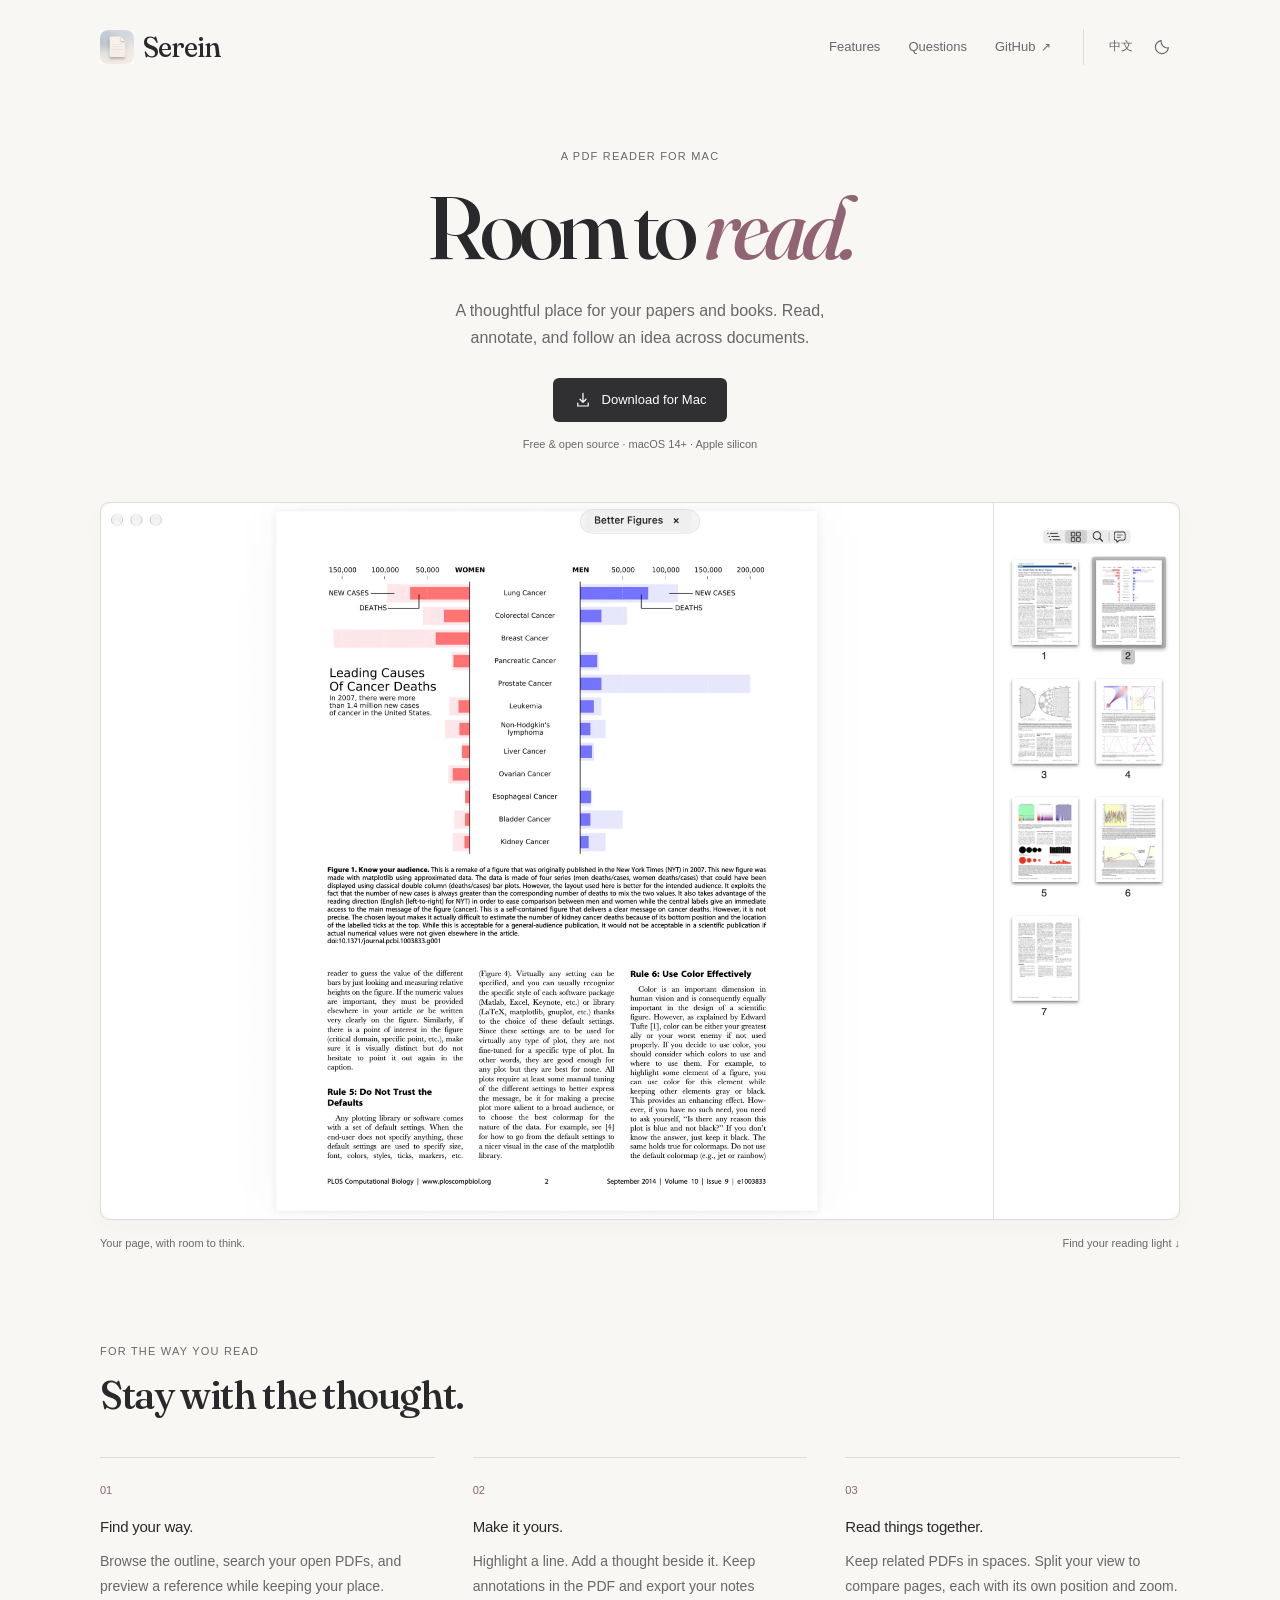
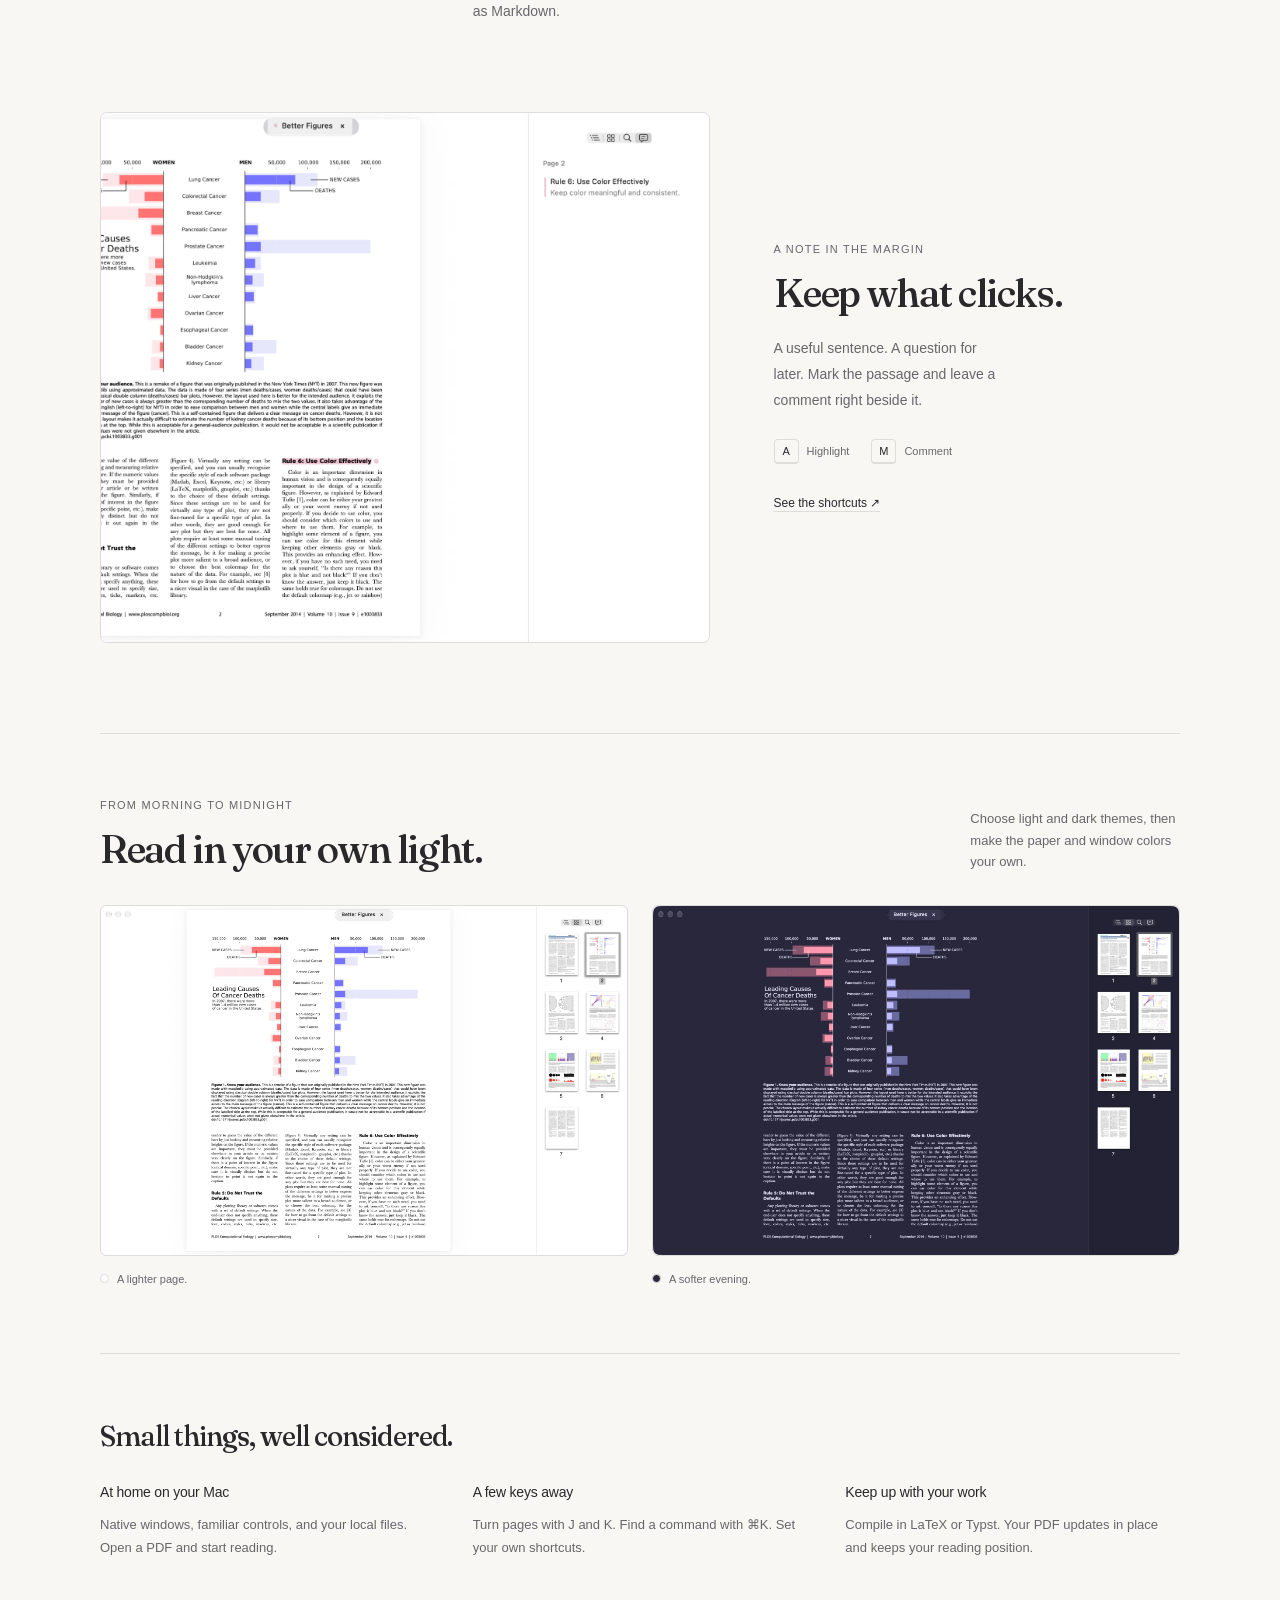
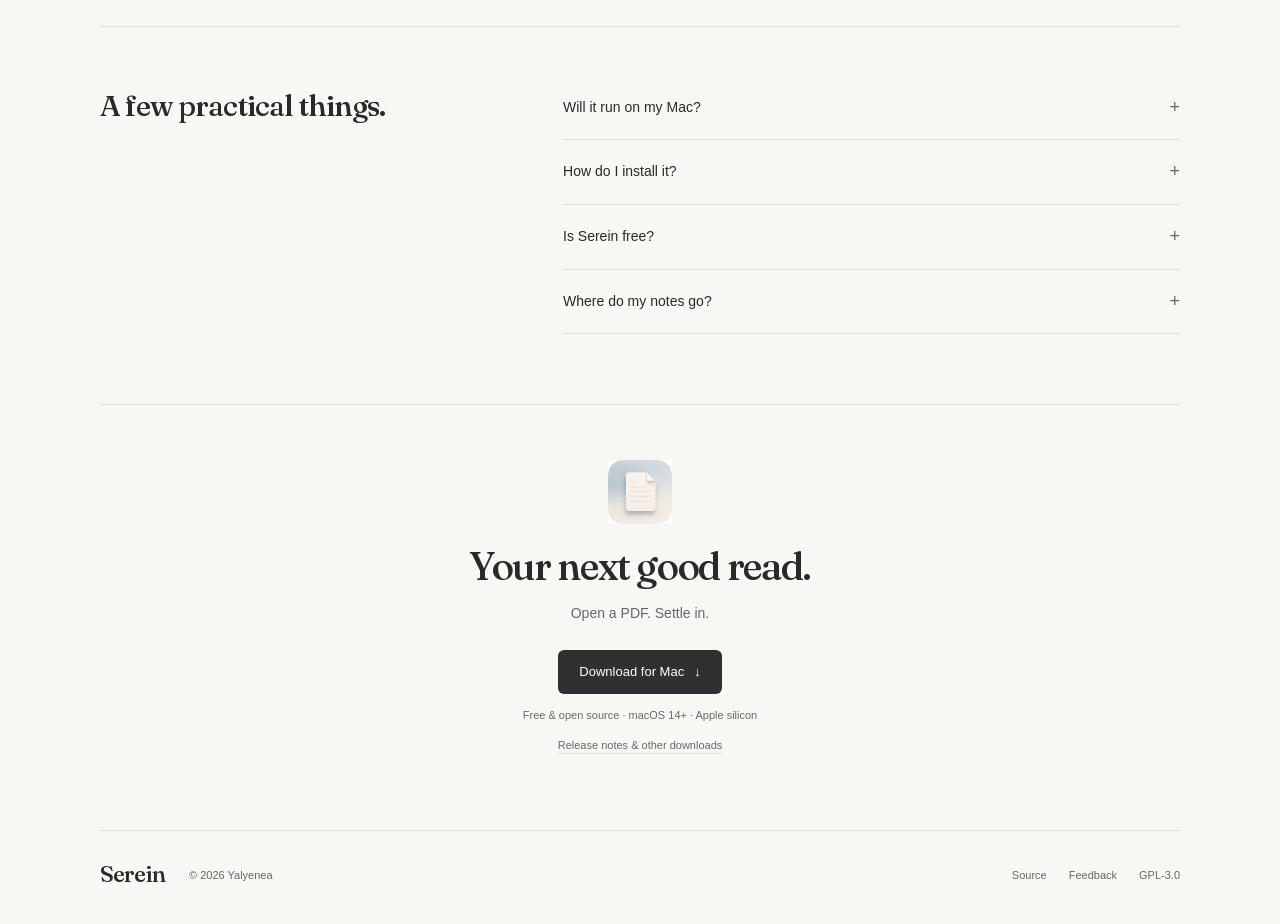
<file: Website/index.html>
<!doctype html>
<html lang="en">
  <head>
    <meta charset="utf-8">
    <meta name="viewport" content="width=device-width, initial-scale=1">
    <title>Serein · A PDF reader for Mac</title>
    <meta name="description" content="A focused PDF reader for Mac. Read, annotate, and work across documents with native tabs, split views, and light and dark themes. Free and open source.">
    <link rel="canonical" href="https://serein.yfff.me/">
    <meta property="og:type" content="website">
    <meta property="og:url" content="https://serein.yfff.me/">
    <meta property="og:title" content="Serein · A PDF reader for Mac">
    <meta property="og:description" content="Room to read. A native Mac app for reading, annotating, and working across PDFs. Free and open source.">
    <meta property="og:image" content="https://serein.yfff.me/assets/og-image.jpg">
    <meta name="twitter:card" content="summary_large_image">
    <meta name="theme-color" content="#f8f7f4">
    <link rel="icon" href="assets/app-icon.png">
    <link rel="apple-touch-icon" href="assets/app-icon.png">
    <link rel="preload" href="assets/fonts/fraunces-500.woff2" as="font" type="font/woff2" crossorigin>
    <link rel="preload" href="assets/fonts/fraunces-500-italic.woff2" as="font" type="font/woff2" crossorigin>
    <link rel="stylesheet" href="assets/styles.css">
    <script src="assets/main.js" defer></script>
  </head>
  <body id="top">
    <a class="skip-link" href="#main" data-i18n="nav.skip">Skip to content</a>
    <header class="header wrap">
      <a class="brand" href="#top" aria-label="Serein">
        <img src="assets/app-icon.png" width="34" height="34" alt="">
        <span>Serein</span>
      </a>
      <nav class="nav" aria-label="Main navigation" data-i18n-attr="aria-label:nav.label">
        <a href="#features" data-i18n="nav.features">Features</a>
        <a href="#questions" data-i18n="nav.questions">Questions</a>
        <a href="https://github.com/Yalyenea/serein-pdf" class="nav__source">GitHub <span aria-hidden="true">↗</span></a>
      </nav>
      <div class="controls">
        <button type="button" class="control" data-lang-toggle aria-label="切换到中文" lang="zh">中文</button>
        <button type="button" class="control" data-theme-toggle aria-label="Switch to dark theme" aria-pressed="false">
          <svg class="moon" viewBox="0 0 24 24" width="18" height="18" fill="none" stroke="currentColor" stroke-width="1.5" aria-hidden="true"><path d="M20.5 13.2A8.7 8.7 0 0 1 10.8 3.5a8.7 8.7 0 1 0 9.7 9.7Z"/></svg>
          <svg class="sun" viewBox="0 0 24 24" width="18" height="18" fill="none" stroke="currentColor" stroke-width="1.5" aria-hidden="true"><circle cx="12" cy="12" r="3.5"/><path d="M12 2v2m0 16v2M2 12h2m16 0h2M5 5l1.5 1.5m11 11L19 19M5 19l1.5-1.5m11-11L19 5"/></svg>
        </button>
      </div>
    </header>
    <main id="main">
      <section class="hero wrap" aria-labelledby="hero-title">
        <p class="eyebrow" data-i18n="hero.eyebrow">A PDF reader for Mac</p>
        <h1 id="hero-title" data-i18n-html="hero.title">Room to <em>read.</em></h1>
        <p class="hero__intro" data-i18n="hero.intro">A thoughtful place for your papers and books. Read, annotate, and follow an idea across documents.</p>
        <a class="button" href="https://github.com/Yalyenea/serein-pdf/releases/latest">
          <svg viewBox="0 0 24 24" width="18" height="18" fill="none" stroke="currentColor" stroke-width="1.6" stroke-linecap="round" stroke-linejoin="round" aria-hidden="true"><path d="M12 3v12m-4-4 4 4 4-4M5 16v4h14v-4"/></svg>
          <span data-i18n="download.label">Download for Mac</span>
        </a>
        <p class="hero__requirements" data-i18n="download.requirements">Free & open source · macOS 14+ · Apple silicon</p>
        <figure class="reader-shot">
          <picture>
            <source data-dark-screenshot media="(prefers-color-scheme: dark)" srcset="assets/serein-reader-dark.webp">
            <img src="assets/serein-reader-light.webp" width="2048" height="1360" fetchpriority="high" alt="Serein showing a paper with page thumbnails in the sidebar" data-i18n-attr="alt:hero.image">
          </picture>
          <figcaption>
            <span data-i18n="hero.caption">Your page, with room to think.</span>
            <a href="#appearance" data-i18n="hero.appearance">Find your reading light ↓</a>
          </figcaption>
        </figure>
      </section>

      <section class="features wrap" id="features" aria-labelledby="features-title">
        <div class="section-heading">
          <p class="eyebrow" data-i18n="features.eyebrow">For the way you read</p>
          <h2 id="features-title" data-i18n="features.title">Stay with the thought.</h2>
        </div>
        <div class="feature-columns">
          <article>
            <span class="feature-number" aria-hidden="true">01</span>
            <h3 data-i18n="feature.read.title">Find your way.</h3>
            <p data-i18n="feature.read.body">Browse the outline, search your open PDFs, and preview a reference while keeping your place.</p>
          </article>
          <article>
            <span class="feature-number" aria-hidden="true">02</span>
            <h3 data-i18n="feature.mark.title">Make it yours.</h3>
            <p data-i18n="feature.mark.body">Highlight a line. Add a thought beside it. Keep annotations in the PDF and export your notes as Markdown.</p>
          </article>
          <article>
            <span class="feature-number" aria-hidden="true">03</span>
            <h3 data-i18n="feature.connect.title">Read things together.</h3>
            <p data-i18n="feature.connect.body">Keep related PDFs in spaces. Split your view to compare pages, each with its own position and zoom.</p>
          </article>
        </div>
      </section>

      <section class="annotations wrap" aria-labelledby="annotations-title">
        <figure class="detail-shot">
          <img src="assets/serein-notes.webp" width="2048" height="1360" loading="lazy" decoding="async" alt="A pink highlight in a paper, with a comment in Serein’s annotation sidebar" data-i18n-attr="alt:annotations.image">
        </figure>
        <div class="detail-copy">
          <p class="eyebrow" data-i18n="annotations.eyebrow">A note in the margin</p>
          <h2 id="annotations-title" data-i18n="annotations.title">Keep what clicks.</h2>
          <p data-i18n="annotations.body">A useful sentence. A question for later. Mark the passage and leave a comment right beside it.</p>
          <div class="annotation-keys">
            <span><kbd>A</kbd><span data-i18n="annotations.highlight">Highlight</span></span>
            <span><kbd>M</kbd><span data-i18n="annotations.comment">Comment</span></span>
          </div>
          <a class="text-link" href="https://github.com/Yalyenea/serein-pdf#shortcuts"><span data-i18n="annotations.shortcuts">See the shortcuts</span> <span aria-hidden="true">↗</span></a>
        </div>
      </section>

      <section class="appearance wrap" id="appearance" aria-labelledby="appearance-title">
        <div class="appearance__heading">
          <div>
            <p class="eyebrow" data-i18n="appearance.eyebrow">From morning to midnight</p>
            <h2 id="appearance-title" data-i18n="appearance.title">Read in your own light.</h2>
          </div>
          <p data-i18n="appearance.body">Choose light and dark themes, then make the paper and window colors your own.</p>
        </div>
        <div class="appearance__pair">
          <figure>
            <div class="theme-shot"><img src="assets/serein-reader-light.webp" width="2048" height="1360" loading="lazy" decoding="async" alt="Serein’s light reading appearance" data-i18n-attr="alt:appearance.lightAlt"></div>
            <figcaption><span class="swatch swatch--light" aria-hidden="true"></span><span data-i18n="appearance.light">A lighter page.</span></figcaption>
          </figure>
          <figure>
            <div class="theme-shot"><img src="assets/serein-reader-dark.webp" width="2048" height="1360" loading="lazy" decoding="async" alt="Serein’s dark reading appearance" data-i18n-attr="alt:appearance.darkAlt"></div>
            <figcaption><span class="swatch swatch--dark" aria-hidden="true"></span><span data-i18n="appearance.dark">A softer evening.</span></figcaption>
          </figure>
        </div>
      </section>

      <section class="extras wrap" aria-labelledby="extras-title">
        <h2 id="extras-title" data-i18n="extras.title">Small things, well considered.</h2>
        <div class="extra-columns">
          <article><h3 data-i18n="extras.mac.title">At home on your Mac</h3><p data-i18n="extras.mac.body">Native windows, familiar controls, and your local files. Open a PDF and start reading.</p></article>
          <article><h3 data-i18n="extras.keys.title">A few keys away</h3><p data-i18n="extras.keys.body">Turn pages with J and K. Find a command with ⌘K. Set your own shortcuts.</p></article>
          <article><h3 data-i18n="extras.reload.title">Keep up with your work</h3><p data-i18n="extras.reload.body">Compile in LaTeX or Typst. Your PDF updates in place and keeps your reading position.</p></article>
        </div>
      </section>

      <section class="questions wrap" id="questions" aria-labelledby="questions-title">
        <h2 id="questions-title" data-i18n="questions.title">A few practical things.</h2>
        <div class="questions__list">
          <details>
            <summary data-i18n="faq.requirements.question">Will it run on my Mac?</summary>
            <p data-i18n="faq.requirements.answer">Serein requires an Apple silicon Mac with macOS 14 or later. Selection translation uses Apple’s translation service and requires macOS 15 or later.</p>
          </details>
          <details>
            <summary data-i18n="faq.install.question">How do I install it?</summary>
            <p data-i18n="faq.install.answer">Open the downloaded DMG and drag Serein into Applications. This build is not notarized. If macOS blocks the first launch, use System Settings → Privacy & Security → Open Anyway.</p>
            <a class="text-link" href="https://support.apple.com/en-us/102445"><span data-i18n="faq.install.help">Apple’s installation guide</span> <span aria-hidden="true">↗</span></a>
          </details>
          <details>
            <summary data-i18n="faq.price.question">Is Serein free?</summary>
            <p data-i18n="faq.price.answer">Yes. Serein is free and open source under the GPL-3.0 license. You can browse the code, report a bug, or contribute on GitHub.</p>
          </details>
          <details>
            <summary data-i18n="faq.files.question">Where do my notes go?</summary>
            <p data-i18n="faq.files.answer">Saved highlights and comments are written to your PDF. You can also export annotations as Markdown, plain text, or JSON, or export a clean PDF copy.</p>
          </details>
        </div>
      </section>

      <section class="download wrap" id="download" aria-labelledby="download-title">
        <img src="assets/app-icon.png" width="64" height="64" alt="" loading="lazy">
        <h2 id="download-title" data-i18n="download.title">Your next good read.</h2>
        <p data-i18n="download.body">Open a PDF. Settle in.</p>
        <a class="button" href="https://github.com/Yalyenea/serein-pdf/releases/latest"><span data-i18n="download.label">Download for Mac</span><span aria-hidden="true">↓</span></a>
        <p class="download__meta" data-i18n="download.requirements">Free & open source · macOS 14+ · Apple silicon</p>
        <a class="text-link release-link" href="https://github.com/Yalyenea/serein-pdf/releases/latest" data-i18n="download.releases">Release notes & other downloads</a>
      </section>
    </main>
    <footer class="footer wrap">
      <a class="brand brand--footer" href="#top">Serein</a>
      <p>© 2026 Yalyenea</p>
      <div><a href="https://github.com/Yalyenea/serein-pdf" data-i18n="footer.source">Source</a><a href="https://github.com/Yalyenea/serein-pdf/issues" data-i18n="footer.feedback">Feedback</a><a href="https://github.com/Yalyenea/serein-pdf/blob/main/LICENSE">GPL-3.0</a></div>
    </footer>
  </body>
</html>
</file>
<file: Website/assets/styles.css>
@font-face {
  font-family: Fraunces;
  font-style: normal;
  font-weight: 500;
  font-display: swap;
  src: url("fonts/fraunces-500.woff2") format("woff2");
}
@font-face {
  font-family: Fraunces;
  font-style: italic;
  font-weight: 500;
  font-display: swap;
  src: url("fonts/fraunces-500-italic.woff2") format("woff2");
}
:root {
  color-scheme: light;
  --paper: #f8f7f4;
  --ink: #29292c;
  --muted: #67676b;
  --line: #deddd9;
  --surface: #eeede9;
  --rose: #926373;
  --button: #303033;
  --button-text: #fff;
  --display: Fraunces, "Songti SC", "STSong", Georgia, serif;
  font-family: -apple-system, BlinkMacSystemFont, "Segoe UI", "PingFang SC", sans-serif;
  color: var(--ink);
  background: var(--paper);
  font-synthesis: none;
}
/* Follow the system until the visitor explicitly chooses an appearance. */
@media (prefers-color-scheme: dark) {
  :root:not([data-theme="light"]) {
    color-scheme: dark;
    --paper: #1d1c22;
    --ink: #efedf0;
    --muted: #b3afb9;
    --line: #39363f;
    --surface: #29272f;
    --rose: #d4a8ba;
    --button: #e6dfe4;
    --button-text: #26232a;
  }
}
:root[data-theme="dark"] {
  color-scheme: dark;
  --paper: #1d1c22;
  --ink: #efedf0;
  --muted: #b3afb9;
  --line: #39363f;
  --surface: #29272f;
  --rose: #d4a8ba;
  --button: #e6dfe4;
  --button-text: #26232a;
}
*, *::before, *::after { box-sizing: border-box; }
html { scroll-behavior: smooth; scroll-padding-top: 32px; -webkit-text-size-adjust: 100%; }
body { margin: 0; font-size: 16px; line-height: 1.65; -webkit-font-smoothing: antialiased; }
a { color: inherit; text-decoration: none; }
button { font: inherit; color: inherit; }
button, a, summary { -webkit-tap-highlight-color: transparent; }
button, summary { cursor: pointer; }
img { display: block; max-width: 100%; height: auto; }
figure, p, h1, h2, h3 { margin: 0; }
h1, h2, h3 { font-weight: 500; }
::selection { background: #e9c6d2; color: #29292c; }
:focus-visible { outline: 2px solid var(--rose); outline-offset: 5px; border-radius: 3px; }
.wrap { width: min(1080px, calc(100% - 72px)); margin-inline: auto; }
.skip-link { position: absolute; top: 12px; left: 16px; padding: 8px 16px; background: var(--paper); transform: translateY(-180%); z-index: 5; }
.skip-link:focus { transform: translateY(0); }
.header { display: flex; align-items: center; gap: 32px; height: 94px; }
.brand { display: inline-flex; align-items: center; gap: 9px; font-family: var(--display); font-size: 28px; letter-spacing: -1px; }
.brand img { width: 34px; }
.nav { display: flex; gap: 28px; margin-left: auto; font-size: 13px; color: var(--muted); }
.nav a:hover, .text-link:hover, .footer a:hover { color: var(--rose); }
.nav__source span { font-size: 12px; margin-left: 2px; }
.controls { display: flex; align-items: center; gap: 5px; border-left: 1px solid var(--line); padding-left: 19px; }
.control { display: inline-flex; justify-content: center; align-items: center; height: 36px; min-width: 36px; padding: 0 6px; border: 0; background: transparent; border-radius: 5px; font-size: 12px; color: var(--muted); }
.control:hover { color: var(--ink); background: var(--surface); }
.sun { display: none; }
[data-theme="dark"] .sun { display: block; }
[data-theme="dark"] .moon { display: none; }
.hero { padding-top: 53px; text-align: center; }
.eyebrow { font-size: 11px; font-weight: 500; letter-spacing: .11em; text-transform: uppercase; color: var(--muted); }
h1 { margin: 15px 0 22px; font-family: var(--display); font-size: clamp(50px, 7.6vw, 88px); line-height: 1.08; letter-spacing: -.055em; }
h1 em { color: var(--rose); }
.hero__intro { max-width: 420px; margin-inline: auto; color: var(--muted); font-size: 16px; line-height: 1.7; text-wrap: pretty; }
.button { display: inline-flex; align-items: center; justify-content: center; gap: 10px; min-height: 44px; padding: 10px 21px; border-radius: 6px; background: var(--button); color: var(--button-text); font-size: 13px; font-weight: 500; transition: opacity .15s; }
.button:hover { opacity: .85; }
.hero > .button { margin-top: 26px; }
.hero__requirements { margin-top: 13px; font-size: 11px; color: var(--muted); }
.reader-shot { margin-top: 49px; text-align: left; }
.reader-shot picture { display: block; border: 1px solid var(--line); border-radius: 9px; overflow: hidden; box-shadow: 0 8px 28px #00000006; }
.reader-shot img { width: 100%; }
figcaption { display: flex; justify-content: space-between; align-items: center; gap: 12px; margin-top: 14px; color: var(--muted); font-size: 11px; }
figcaption a:hover { color: var(--rose); }
h2 { font-family: var(--display); font-size: clamp(28px, 3.4vw, 39px); line-height: 1.2; letter-spacing: -.035em; text-wrap: balance; }
.section-heading h2, .appearance h2 { margin-top: 12px; }
.features { padding-block: 90px 65px; }
.feature-columns { display: grid; grid-template-columns: repeat(3, 1fr); gap: 38px; margin-top: 38px; }
.feature-columns article { border-top: 1px solid var(--line); padding-top: 18px; }
.feature-number { color: var(--rose); font-size: 11px; font-variant-numeric: tabular-nums; }
h3 { font-size: 15px; letter-spacing: -.015em; }
.feature-columns h3 { margin: 13px 0 9px; }
.feature-columns p, .extra-columns p { font-size: 14px; line-height: 1.8; color: var(--muted); text-wrap: pretty; }
.annotations { display: grid; grid-template-columns: 1.5fr 1fr; gap: 64px; align-items: center; padding-block: 23px 90px; }
.detail-shot { border: 1px solid var(--line); border-radius: 7px; overflow: hidden; background: #fff; }
/* Keep the real annotation sidebar and highlighted passage in the same crop. */
.detail-shot img { width: 100%; aspect-ratio: 1.15; object-fit: cover; object-position: right bottom; }
.detail-copy h2 { margin-top: 12px; }
.detail-copy > p:not(.eyebrow) { margin-top: 19px; max-width: 30ch; color: var(--muted); font-size: 14px; line-height: 1.85; }
.annotation-keys { display: flex; gap: 22px; margin-block: 25px; font-size: 11px; color: var(--muted); }
.annotation-keys > span { display: flex; gap: 8px; align-items: center; }
kbd { display: inline-flex; justify-content: center; align-items: center; min-width: 25px; height: 25px; padding: 2px 5px; border: 1px solid var(--line); border-bottom-width: 2px; border-radius: 4px; font-family: inherit; font-size: 11px; color: var(--ink); }
.text-link { font-size: 12px; text-decoration: underline; text-underline-offset: 4px; text-decoration-color: var(--line); }
.appearance { padding-block: 62px 65px; border-block: 1px solid var(--line); }
.appearance__heading { display: flex; align-items: end; justify-content: space-between; gap: 48px; margin-bottom: 32px; }
.appearance__heading > p { max-width: 29ch; font-size: 13px; color: var(--muted); }
.appearance__pair { display: grid; grid-template-columns: 1fr 1fr; gap: 24px; }
.theme-shot { overflow: hidden; border-radius: 6px; border: 1px solid var(--line); }
.appearance figcaption { justify-content: flex-start; gap: 8px; }
.swatch { display: inline-block; width: 9px; height: 9px; border-radius: 50%; border: 1px solid var(--line); }
.swatch--light { background: #fff; }
.swatch--dark { background: #29263d; }
.extras { padding-block: 66px; }
.extras h2 { font-size: 28px; }
.extra-columns { display: grid; grid-template-columns: repeat(3, 1fr); gap: 38px; margin-top: 27px; }
.extra-columns h3 { margin-bottom: 9px; font-size: 14px; }
.extra-columns p { font-size: 13px; }
.questions { display: grid; grid-template-columns: 1fr 1.55fr; gap: 65px; border-top: 1px solid var(--line); padding-block: 62px 70px; }
.questions h2 { font-size: 29px; }
details { border-bottom: 1px solid var(--line); }
summary { display: flex; justify-content: space-between; align-items: center; gap: 18px; padding: 17px 0; list-style: none; font-size: 14px; }
summary::-webkit-details-marker { display: none; }
summary::after { content: "+"; font-size: 18px; font-weight: 300; color: var(--muted); flex-shrink: 0; }
details[open] summary::after { content: "−"; }
details p { padding: 0 20px 20px 0; color: var(--muted); font-size: 13px; line-height: 1.85; }
details > a { display: inline-block; margin-bottom: 20px; }
details:first-child summary { padding-top: 4px; }
.download { display: flex; flex-direction: column; align-items: center; padding-block: 55px 76px; text-align: center; border-top: 1px solid var(--line); }
.download > img { margin-bottom: 19px; }
.download > p { margin-top: 12px; color: var(--muted); font-size: 14px; }
.download .button { margin-top: 25px; }
.download .download__meta { font-size: 11px; }
.release-link { margin-top: 12px; color: var(--muted); font-size: 11px; }
.footer { display: flex; align-items: center; gap: 24px; padding-block: 25px 30px; border-top: 1px solid var(--line); color: var(--muted); font-size: 11px; }
.brand--footer { color: var(--ink); font-size: 23px; }
.footer > div { display: flex; gap: 22px; margin-left: auto; }
html[lang="zh"] h1 { font-size: clamp(43px, 6.4vw, 70px); letter-spacing: -.025em; line-height: 1.4; }
html[lang="zh"] h2 { letter-spacing: -.02em; line-height: 1.5; }
html[lang="zh"] .hero__intro { max-width: 26em; }
html[lang="zh"] .eyebrow { letter-spacing: .06em; }
@media (max-width: 760px) {
  .wrap { width: calc(100% - 40px); }
  .header { height: 78px; gap: 18px; }
  .nav { gap: 18px; }
  .nav__source { display: none; }
  .controls { padding-left: 12px; }
  .hero { padding-top: 40px; }
  .hero__intro { font-size: 15px; max-width: 340px; }
  .reader-shot { margin-top: 35px; }
  .reader-shot figcaption { font-size: 10px; }
  .features { padding-block: 62px 45px; }
  .feature-columns { gap: 22px; margin-top: 30px; }
  .feature-columns p { font-size: 13px; }
  .annotations { gap: 30px; padding-bottom: 60px; }
  .detail-copy > p:not(.eyebrow) { font-size: 13px; }
  .annotation-keys { gap: 12px; }
  .appearance { padding-block: 45px; }
  .appearance__heading { align-items: start; gap: 20px; }
  .appearance__heading > p { max-width: 24ch; font-size: 12px; }
  .appearance__pair { gap: 16px; }
  .extra-columns { gap: 24px; }
  .extras { padding-block: 46px; }
  .questions { grid-template-columns: 1fr 1.4fr; gap: 30px; padding-block: 45px; }
}
@media (max-width: 520px) {
  .header { gap: 12px; }
  .brand { font-size: 25px; gap: 6px; }
  .brand img { width: 29px; }
  .nav { font-size: 12px; gap: 12px; }
  .nav a[href="#questions"] { display: none; }
  .controls { padding-left: 8px; gap: 0; }
  .control { min-width: 32px; }
  .hero { padding-top: 30px; }
  h1 { margin-top: 17px; margin-bottom: 20px; font-size: clamp(43px, 10.8vw, 57px); }
  .hero__intro { font-size: 14px; max-width: 29ch; }
  .hero__requirements { font-size: 10px; }
  .reader-shot picture { border-radius: 5px; }
  .reader-shot figcaption { justify-content: center; }
  .reader-shot figcaption a { display: none; }
  .feature-columns, .extra-columns { grid-template-columns: 1fr; gap: 24px; }
  .feature-columns article { position: relative; padding: 18px 0 0 36px; }
  .feature-number { position: absolute; left: 0; top: 22px; }
  .feature-columns h3 { margin-top: 0; }
  .feature-columns p, .extra-columns p { font-size: 14px; }
  .annotations { grid-template-columns: 1fr; gap: 27px; padding-top: 10px; }
  .detail-shot img { aspect-ratio: 1.4; }
  .detail-copy > p:not(.eyebrow) { max-width: 36ch; font-size: 14px; }
  .annotation-keys { margin-block: 20px; gap: 24px; }
  .appearance__heading { flex-direction: column; gap: 14px; }
  .appearance__heading > p { max-width: 36ch; font-size: 14px; }
  .appearance__pair { grid-template-columns: 1fr; gap: 24px; }
  .questions { grid-template-columns: 1fr; gap: 28px; }
  .download { padding-block: 45px 55px; }
  .footer { flex-wrap: wrap; justify-content: space-between; gap: 15px; }
  .footer > div { width: 100%; margin: 0; }
  html[lang="zh"] h1 { font-size: 43px; }
}
@media (prefers-reduced-motion: reduce) {
  html { scroll-behavior: auto; }
  .button { transition: none; }
}
</file>
